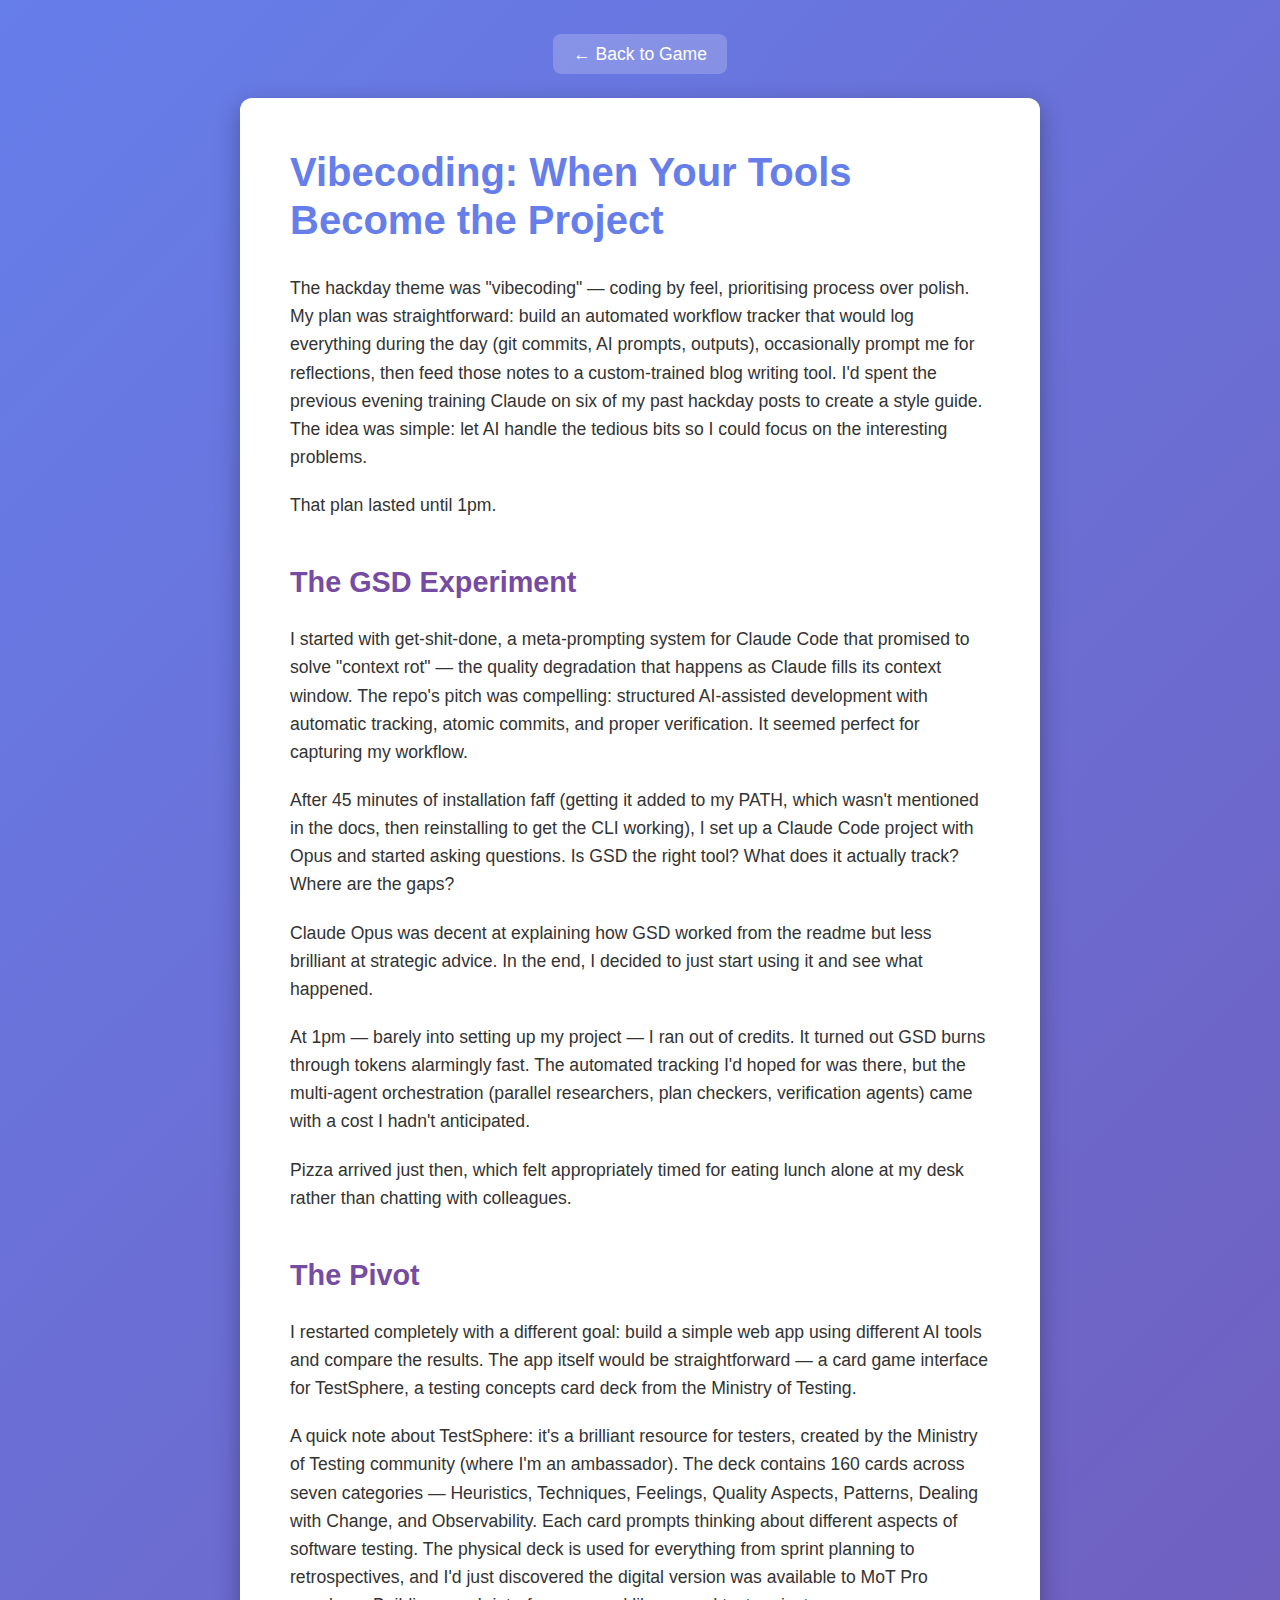
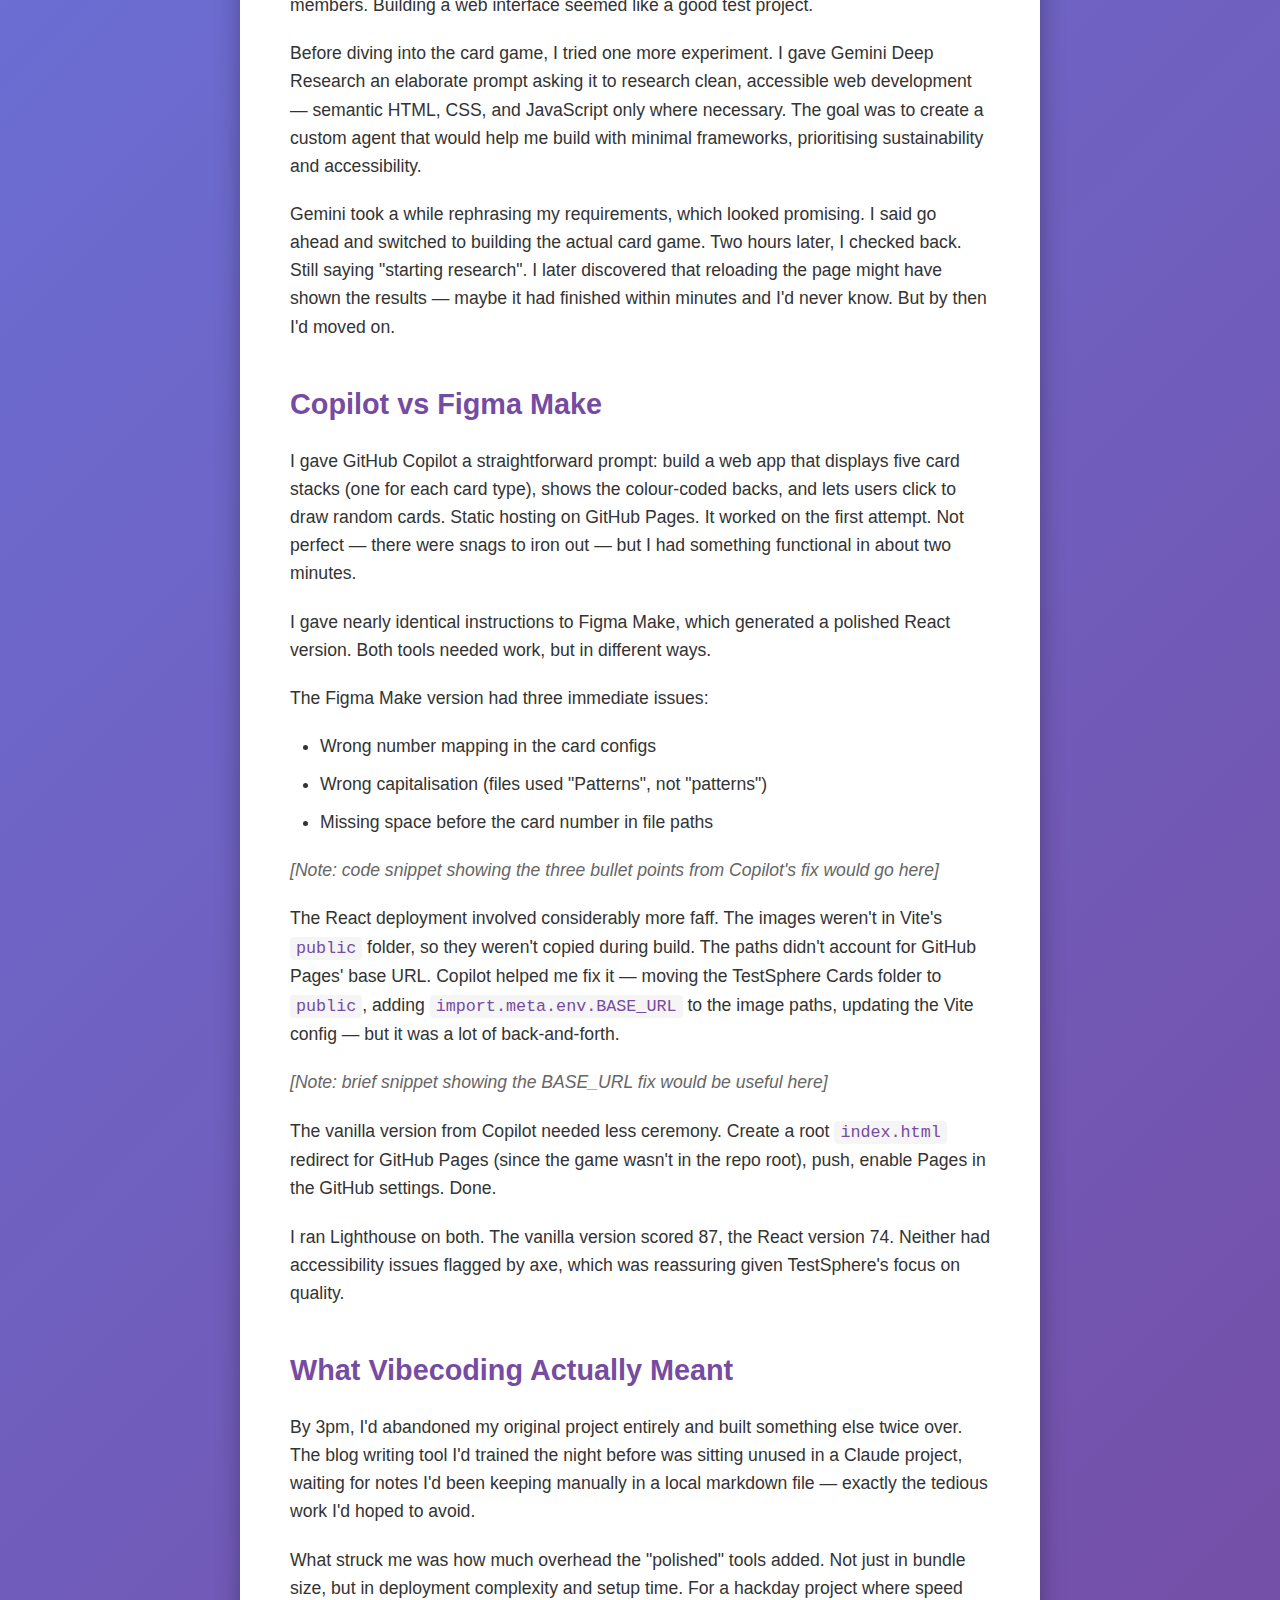
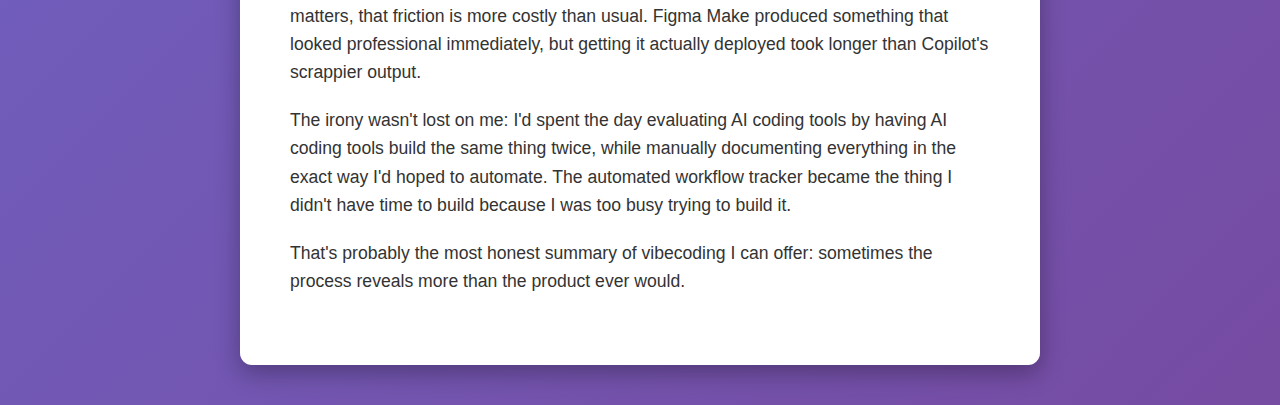
<file: vibecoding-blog-post.html>
<!DOCTYPE html>
<html lang="en">
<head>
    <meta charset="UTF-8">
    <meta name="viewport" content="width=device-width, initial-scale=1.0">
    <title>Vibecoding: When Your Tools Become the Project</title>
    <style>
        * {
            margin: 0;
            padding: 0;
            box-sizing: border-box;
        }

        body {
            font-family: 'Segoe UI', Tahoma, Geneva, Verdana, sans-serif;
            background: linear-gradient(135deg, #667eea 0%, #764ba2 100%);
            min-height: 100vh;
            padding: 40px 20px;
            line-height: 1.6;
        }

        .container {
            max-width: 800px;
            margin: 0 auto;
            background: white;
            padding: 50px;
            border-radius: 12px;
            box-shadow: 0 8px 24px rgba(0, 0, 0, 0.3);
        }

        h1 {
            color: #667eea;
            margin-bottom: 30px;
            font-size: 2.5rem;
            line-height: 1.2;
        }

        h2 {
            color: #764ba2;
            margin-top: 40px;
            margin-bottom: 20px;
            font-size: 1.8rem;
        }

        p {
            margin-bottom: 20px;
            color: #333;
            font-size: 1.1rem;
        }

        ul {
            margin: 20px 0;
            padding-left: 30px;
        }

        li {
            margin-bottom: 10px;
            color: #333;
            font-size: 1.1rem;
        }

        code {
            background: #f5f5f5;
            padding: 2px 6px;
            border-radius: 4px;
            font-family: 'Courier New', monospace;
            font-size: 0.95em;
            color: #764ba2;
        }

        em {
            color: #666;
        }

        .nav {
            text-align: center;
            margin-bottom: 30px;
        }

        .nav a {
            color: white;
            text-decoration: none;
            font-size: 1.1rem;
            padding: 10px 20px;
            background: rgba(255, 255, 255, 0.2);
            border-radius: 8px;
            transition: background 0.3s ease;
        }

        .nav a:hover {
            background: rgba(255, 255, 255, 0.3);
        }

        @media (max-width: 768px) {
            .container {
                padding: 30px 20px;
            }

            h1 {
                font-size: 2rem;
            }

            h2 {
                font-size: 1.5rem;
            }

            p, li {
                font-size: 1rem;
            }
        }
    </style>
</head>
<body>
    <div class="nav">
        <a href="game/index.html">← Back to Game</a>
    </div>
    <div class="container">
        <article>
        <h1>Vibecoding: When Your Tools Become the Project</h1>
        
        <p>The hackday theme was "vibecoding" — coding by feel, prioritising process over polish. My plan was straightforward: build an automated workflow tracker that would log everything during the day (git commits, AI prompts, outputs), occasionally prompt me for reflections, then feed those notes to a custom-trained blog writing tool. I'd spent the previous evening training Claude on six of my past hackday posts to create a style guide. The idea was simple: let AI handle the tedious bits so I could focus on the interesting problems.</p>
        
        <p>That plan lasted until 1pm.</p>
        
        <h2>The GSD Experiment</h2>
        
        <p>I started with get-shit-done, a meta-prompting system for Claude Code that promised to solve "context rot" — the quality degradation that happens as Claude fills its context window. The repo's pitch was compelling: structured AI-assisted development with automatic tracking, atomic commits, and proper verification. It seemed perfect for capturing my workflow.</p>
        
        <p>After 45 minutes of installation faff (getting it added to my PATH, which wasn't mentioned in the docs, then reinstalling to get the CLI working), I set up a Claude Code project with Opus and started asking questions. Is GSD the right tool? What does it actually track? Where are the gaps?</p>
        
        <p>Claude Opus was decent at explaining how GSD worked from the readme but less brilliant at strategic advice. In the end, I decided to just start using it and see what happened.</p>
        
        <p>At 1pm — barely into setting up my project — I ran out of credits. It turned out GSD burns through tokens alarmingly fast. The automated tracking I'd hoped for was there, but the multi-agent orchestration (parallel researchers, plan checkers, verification agents) came with a cost I hadn't anticipated.</p>
        
        <p>Pizza arrived just then, which felt appropriately timed for eating lunch alone at my desk rather than chatting with colleagues.</p>
        
        <h2>The Pivot</h2>
        
        <p>I restarted completely with a different goal: build a simple web app using different AI tools and compare the results. The app itself would be straightforward — a card game interface for TestSphere, a testing concepts card deck from the Ministry of Testing.</p>
        
        <p>A quick note about TestSphere: it's a brilliant resource for testers, created by the Ministry of Testing community (where I'm an ambassador). The deck contains 160 cards across seven categories — Heuristics, Techniques, Feelings, Quality Aspects, Patterns, Dealing with Change, and Observability. Each card prompts thinking about different aspects of software testing. The physical deck is used for everything from sprint planning to retrospectives, and I'd just discovered the digital version was available to MoT Pro members. Building a web interface seemed like a good test project.</p>
        
        <p>Before diving into the card game, I tried one more experiment. I gave Gemini Deep Research an elaborate prompt asking it to research clean, accessible web development — semantic HTML, CSS, and JavaScript only where necessary. The goal was to create a custom agent that would help me build with minimal frameworks, prioritising sustainability and accessibility.</p>
        
        <p>Gemini took a while rephrasing my requirements, which looked promising. I said go ahead and switched to building the actual card game. Two hours later, I checked back. Still saying "starting research". I later discovered that reloading the page might have shown the results — maybe it had finished within minutes and I'd never know. But by then I'd moved on.</p>
        
        <h2>Copilot vs Figma Make</h2>
        
        <p>I gave GitHub Copilot a straightforward prompt: build a web app that displays five card stacks (one for each card type), shows the colour-coded backs, and lets users click to draw random cards. Static hosting on GitHub Pages. It worked on the first attempt. Not perfect — there were snags to iron out — but I had something functional in about two minutes.</p>
        
        <p>I gave nearly identical instructions to Figma Make, which generated a polished React version. Both tools needed work, but in different ways.</p>
        
        <p>The Figma Make version had three immediate issues:</p>
        <ul>
            <li>Wrong number mapping in the card configs</li>
            <li>Wrong capitalisation (files used "Patterns", not "patterns")</li>
            <li>Missing space before the card number in file paths</li>
        </ul>
        
        <p><em>[Note: code snippet showing the three bullet points from Copilot's fix would go here]</em></p>
        
        <p>The React deployment involved considerably more faff. The images weren't in Vite's <code>public</code> folder, so they weren't copied during build. The paths didn't account for GitHub Pages' base URL. Copilot helped me fix it — moving the TestSphere Cards folder to <code>public</code>, adding <code>import.meta.env.BASE_URL</code> to the image paths, updating the Vite config — but it was a lot of back-and-forth.</p>
        
        <p><em>[Note: brief snippet showing the BASE_URL fix would be useful here]</em></p>
        
        <p>The vanilla version from Copilot needed less ceremony. Create a root <code>index.html</code> redirect for GitHub Pages (since the game wasn't in the repo root), push, enable Pages in the GitHub settings. Done.</p>
        
        <p>I ran Lighthouse on both. The vanilla version scored 87, the React version 74. Neither had accessibility issues flagged by axe, which was reassuring given TestSphere's focus on quality.</p>
        
        <h2>What Vibecoding Actually Meant</h2>
        
        <p>By 3pm, I'd abandoned my original project entirely and built something else twice over. The blog writing tool I'd trained the night before was sitting unused in a Claude project, waiting for notes I'd been keeping manually in a local markdown file — exactly the tedious work I'd hoped to avoid.</p>
        
        <p>What struck me was how much overhead the "polished" tools added. Not just in bundle size, but in deployment complexity and setup time. For a hackday project where speed matters, that friction is more costly than usual. Figma Make produced something that looked professional immediately, but getting it actually deployed took longer than Copilot's scrappier output.</p>
        
        <p>The irony wasn't lost on me: I'd spent the day evaluating AI coding tools by having AI coding tools build the same thing twice, while manually documenting everything in the exact way I'd hoped to automate. The automated workflow tracker became the thing I didn't have time to build because I was too busy trying to build it.</p>
        
        <p>That's probably the most honest summary of vibecoding I can offer: sometimes the process reveals more than the product ever would.</p>
        </article>
    </div>
</body>
</html>
</file>
